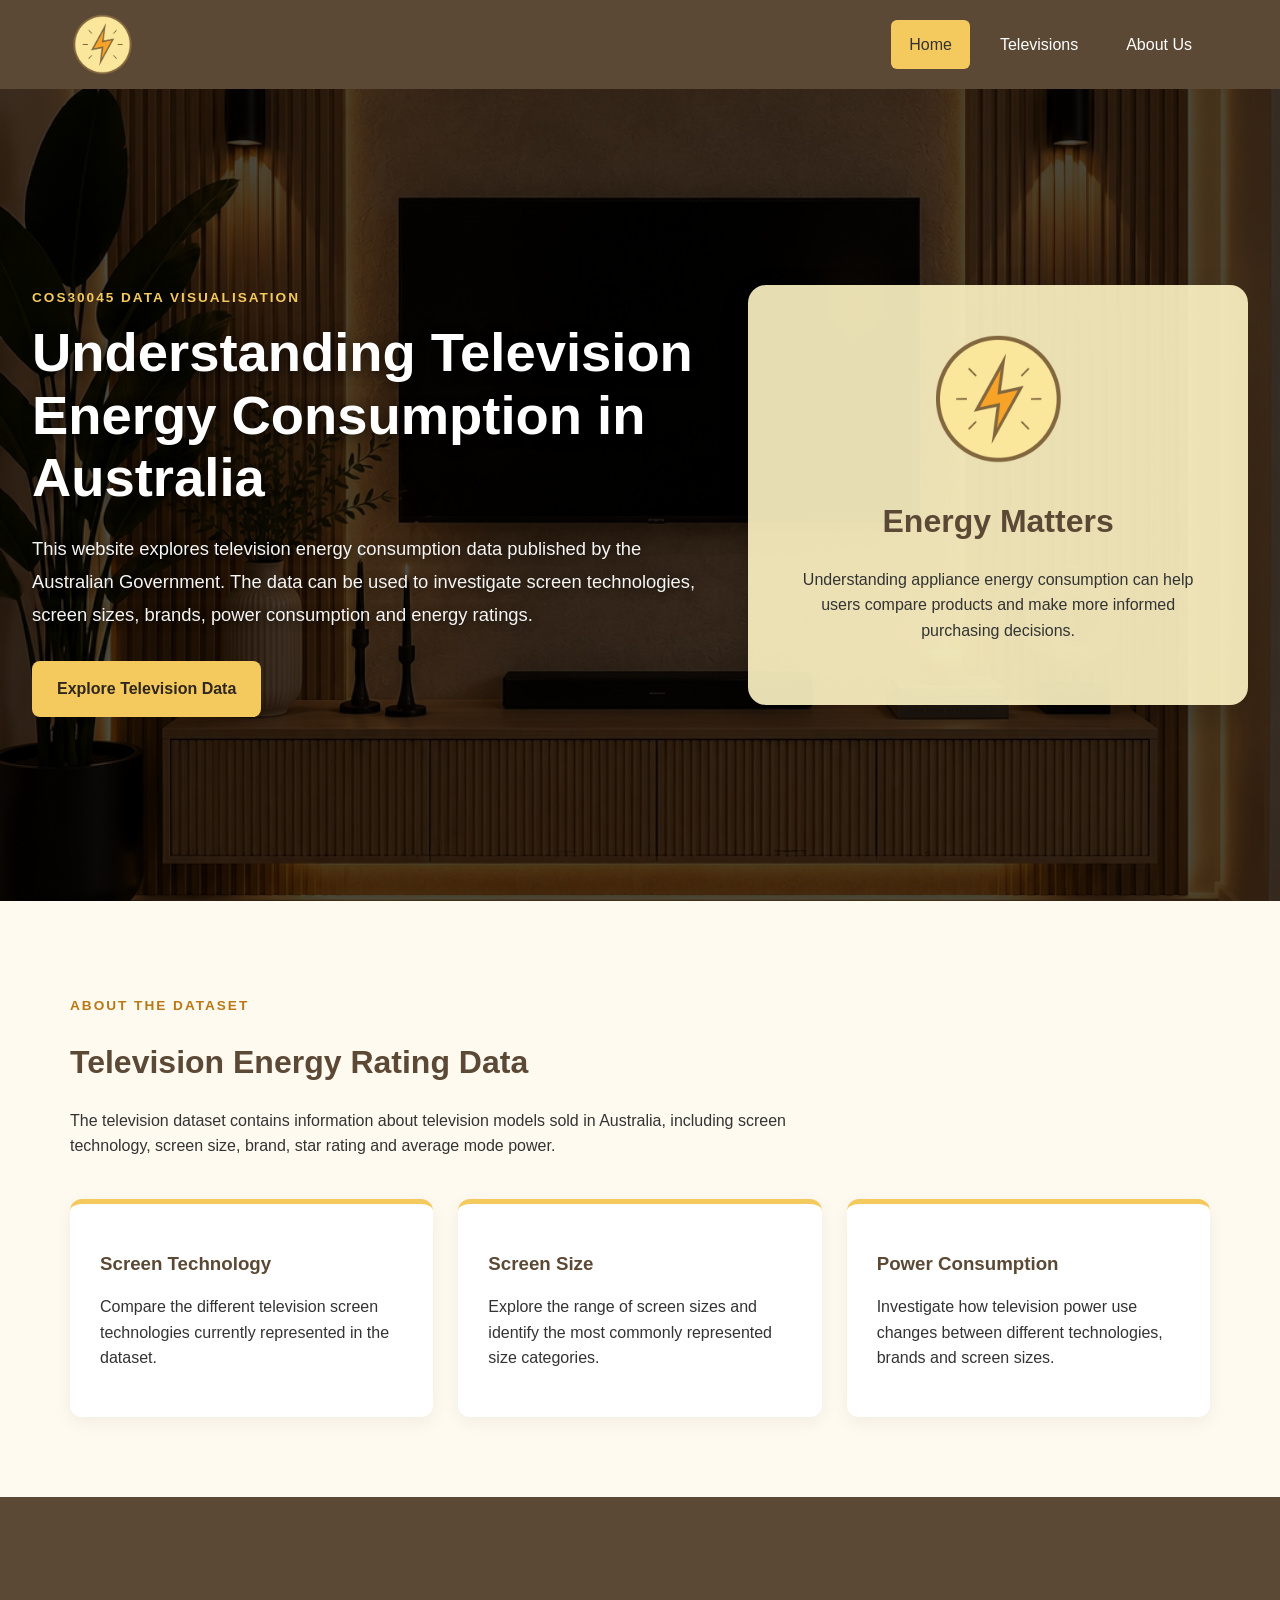
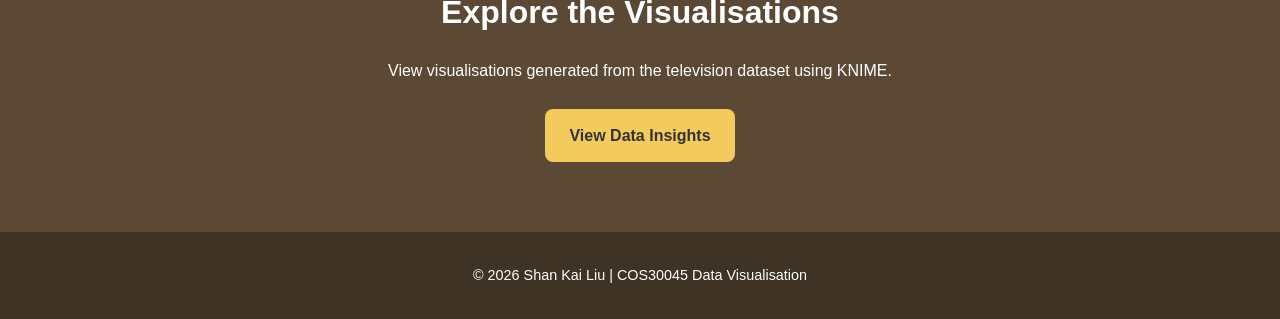
<file: Website/index.html>
<!DOCTYPE html>
<html lang="en">
<head>
    <meta charset="utf-8">
    <meta name="author" content="Liu Shan Kai">
    <meta name="description" content="Appliance Energy Consumption">
	<meta name="keywords" content="Appliance Energy Consumption">
    <meta name="viewport" content="width=device-width, initial-scale=1.0">
    <title>Appliance Energy Consumption</title>
    <link rel="stylesheet" href="style.css">
</head>

<body>

    <header>
        <nav class="navbar">
            <a href="index.html" class="logo-link">
                <img src="images/logo.png" alt="Power Logo" class="logo">
            </a>

            <ul class="nav-links">
                <li>
                    <a href="index.html" class="active">Home</a>
                </li>
                <li>
                    <a href="Televisions.html">Televisions</a>
                </li>
                <li>
                    <a href="About Us.html">About Us</a>
                </li>
            </ul>
        </nav>
    </header>


    <main>
        <section class="hero">
            <div class="hero-text">
                <p class="eyebrow">COS30045 Data Visualisation</p>

                <h1>
                    Understanding Television Energy Consumption in Australia
                </h1>

                <p class="hero-description">
                    This website explores television energy consumption data published by the Australian Government. The data can be used to investigate screen technologies, screen sizes, brands, power consumption and energy ratings.
                </p>

                <a href="Televisions.html" class="button">
                    Explore Television Data
                </a>
            </div>

            <div class="hero-card">
                <img src="images/logo.png" alt="Energy logo" class="hero-logo">
                <h2>Energy Matters</h2>
                <p>
                    Understanding appliance energy consumption can help users compare products and make more informed purchasing decisions.
                </p>
            </div>
        </section>


        <section class="section">
            <div class="section-heading">

                <p class="eyebrow">About the Dataset</p>

                <h2>
                    Television Energy Rating Data
                </h2>

                <p>
                    The television dataset contains information about television models sold in Australia, including screen technology, screen size, brand, star rating and average mode power.
                </p>

            </div>


            <div class="feature-grid">

                <article class="feature-card">
                    <h3>Screen Technology</h3>

                    <p>
                        Compare the different television screen technologies
                        currently represented in the dataset.
                    </p>
                </article>


                <article class="feature-card">
                    <h3>Screen Size</h3>

                    <p>
                        Explore the range of screen sizes and identify the most
                        commonly represented size categories.
                    </p>
                </article>


                <article class="feature-card">
                    <h3>Power Consumption</h3>

                    <p>
                        Investigate how television power use changes between
                        different technologies, brands and screen sizes.
                    </p>
                </article>

            </div>

        </section>


        <section class="cta-section">

            <h2>
                Explore the Visualisations
            </h2>

            <p>
                View visualisations generated from the television dataset using KNIME.
            </p>

            <a href="Televisions.html" class="button">
                View Data Insights
            </a>

        </section>

    </main>


    <footer>
        <p>
            © 2026 Shan Kai Liu | COS30045 Data Visualisation
        </p>
    </footer>

    <script src="script.js"></script>
</body>
</html>
</file>
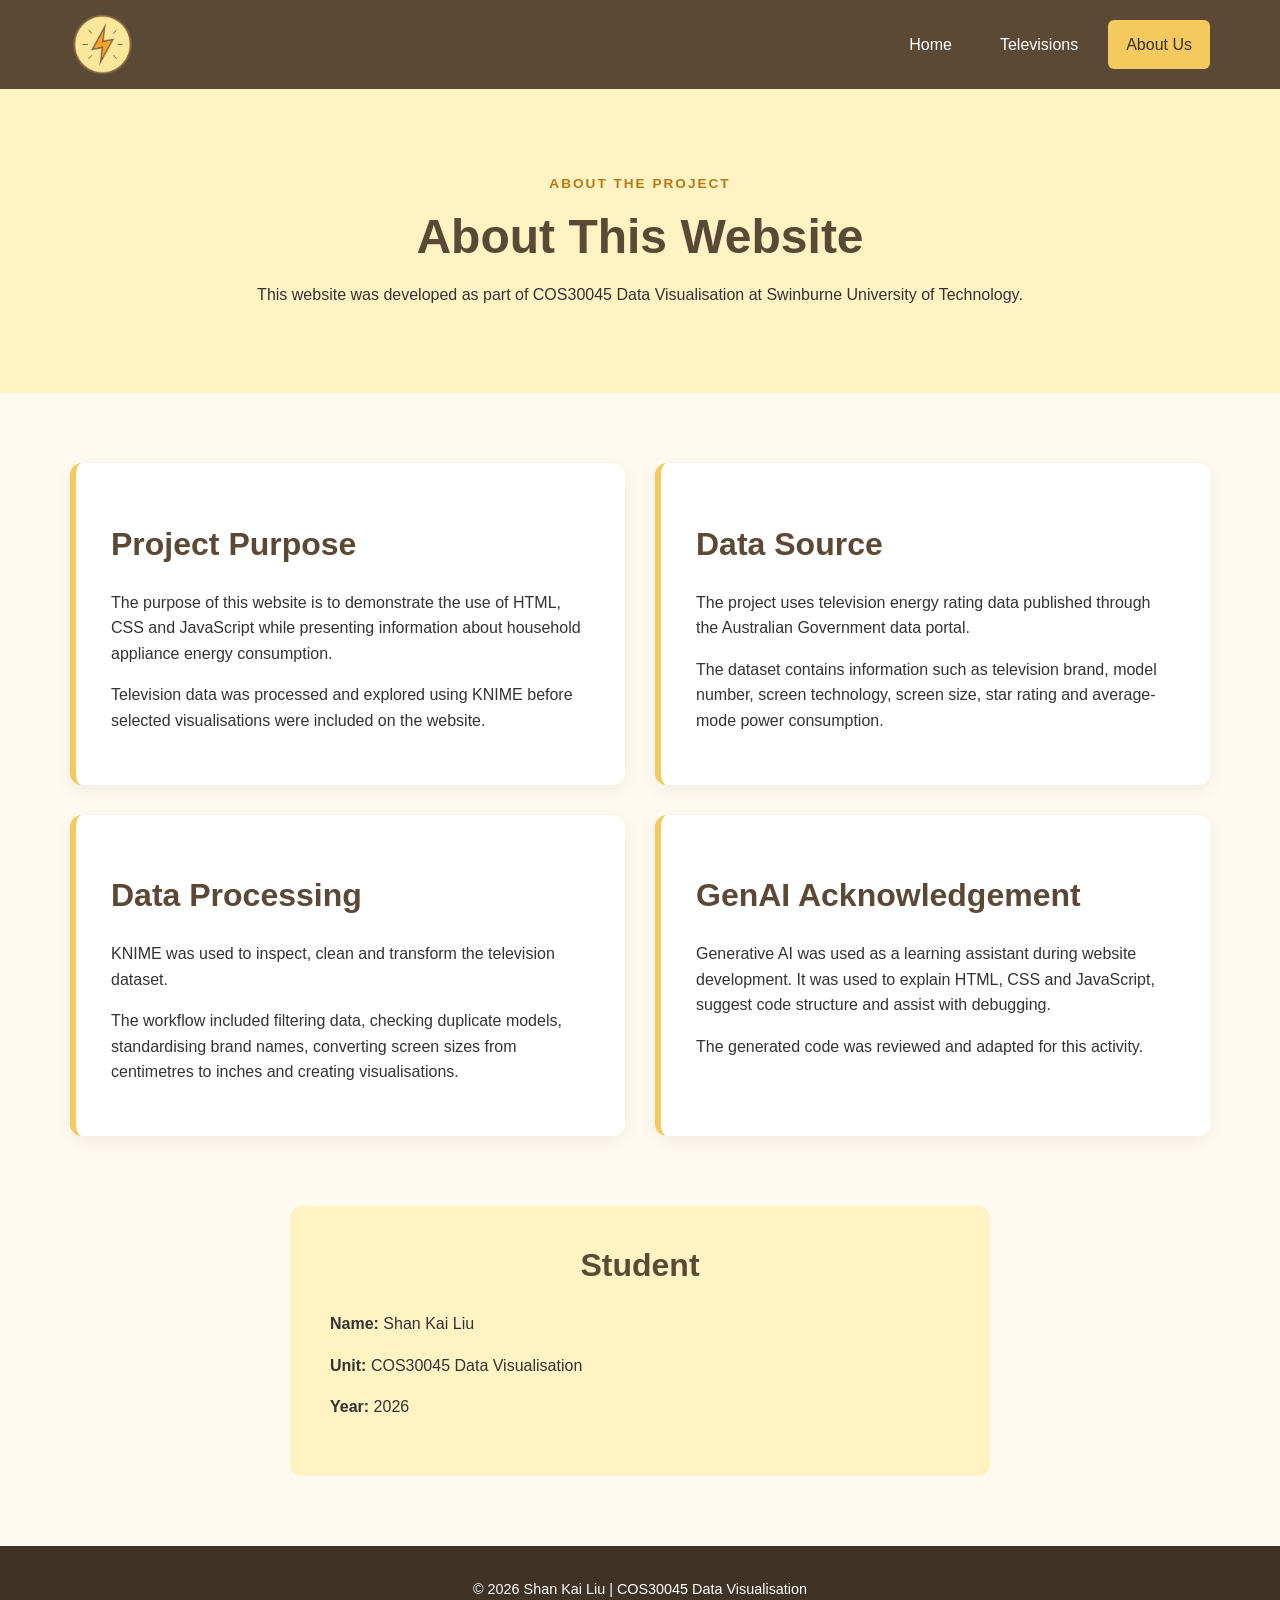
<file: Website/About Us.html>
<!DOCTYPE html>
<html lang="en">
<head>
    <meta charset="utf-8">
    <meta name="author" content="Liu Shan Kai">
    <meta name="description" content="Appliance Energy Consumption">
	<meta name="keywords" content="Appliance Energy Consumption">
    <meta name="viewport" content="width=device-width, initial-scale=1.0">
    <title>About Us | Appliance Energy Consumption</title>
    <link rel="stylesheet" href="style.css">
</head>

<body>
    <header>
        <nav class="navbar">
            <a href="index.html" class="logo-link">
                <img src="images/logo.png" alt="Power Logo" class="logo">
            </a>

            <ul class="nav-links">
                <li>
                    <a href="index.html">Home</a>
                </li>

                <li>
                    <a href="Televisions.html">Televisions</a>
                </li>

                <li>
                    <a href="About Us.html" class="active">
                        About Us
                    </a>
                </li>
            </ul>
        </nav>
    </header>


    <main>
        <section class="page-banner">
            <p class="eyebrow">
                About the Project
            </p>

            <h1>
                About This Website
            </h1>

            <p>
                This website was developed as part of COS30045 Data Visualisation at Swinburne University of Technology.
            </p>
        </section>


        <section class="about-grid">
            <article class="about-card">
                <h2>Project Purpose</h2>

                <p>
                    The purpose of this website is to demonstrate the use of HTML, CSS and JavaScript while presenting information about household appliance energy consumption.
                </p>

                <p>
                    Television data was processed and explored using KNIME before selected visualisations were included on the website.
                </p>
            </article>


            <article class="about-card">
                <h2>Data Source</h2>

                <p>
                    The project uses television energy rating data published through the Australian Government data portal.
                </p>

                <p>
                    The dataset contains information such as television brand, model number, screen technology, screen size, star rating and average-mode power consumption.
                </p>

            </article>


            <article class="about-card">

                <h2>
                    Data Processing
                </h2>

                <p>
                    KNIME was used to inspect, clean and transform the television dataset.
                </p>

                <p>
                    The workflow included filtering data, checking duplicate models, standardising brand names, converting screen sizes from centimetres to inches and creating visualisations.
                </p>

            </article>


            <article class="about-card">
                <h2>GenAI Acknowledgement</h2>

                <p>
                    Generative AI was used as a learning assistant during website development. It was used to explain HTML, CSS and JavaScript, suggest code structure and assist with debugging.
                </p>

                <p>
                    The generated code was reviewed and adapted for this activity.
                </p>
            </article>
        </section>


        <section class="student-section">

            <h2>Student</h2>

            <p><strong>Name:</strong> Shan Kai Liu</p>

            <p><strong>Unit:</strong> COS30045 Data Visualisation</p>

            <p><strong>Year:</strong> 2026</p>

        </section>
    </main>

    <footer>
        <p>
            © 2026 Shan Kai Liu | COS30045 Data Visualisation
        </p>
    </footer>

    <script src="script.js"></script>
</body>
</html>
</file>
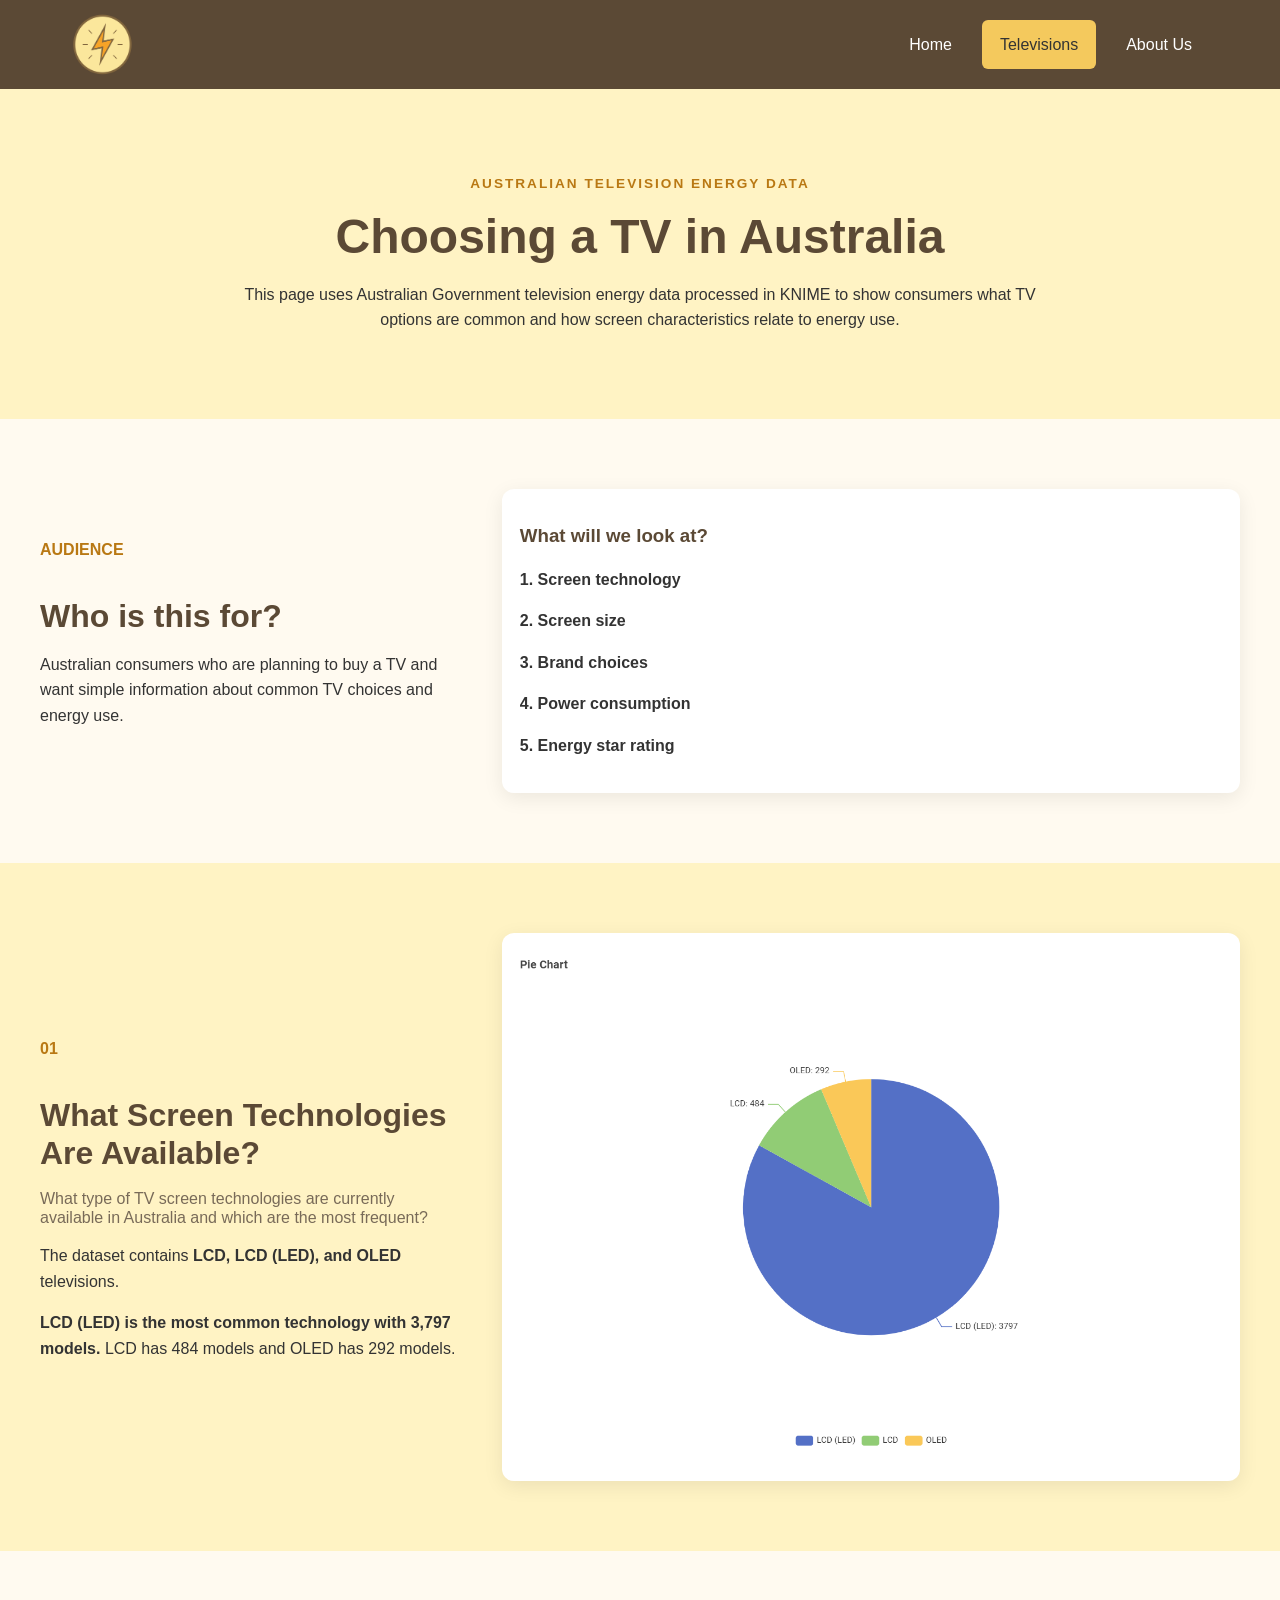
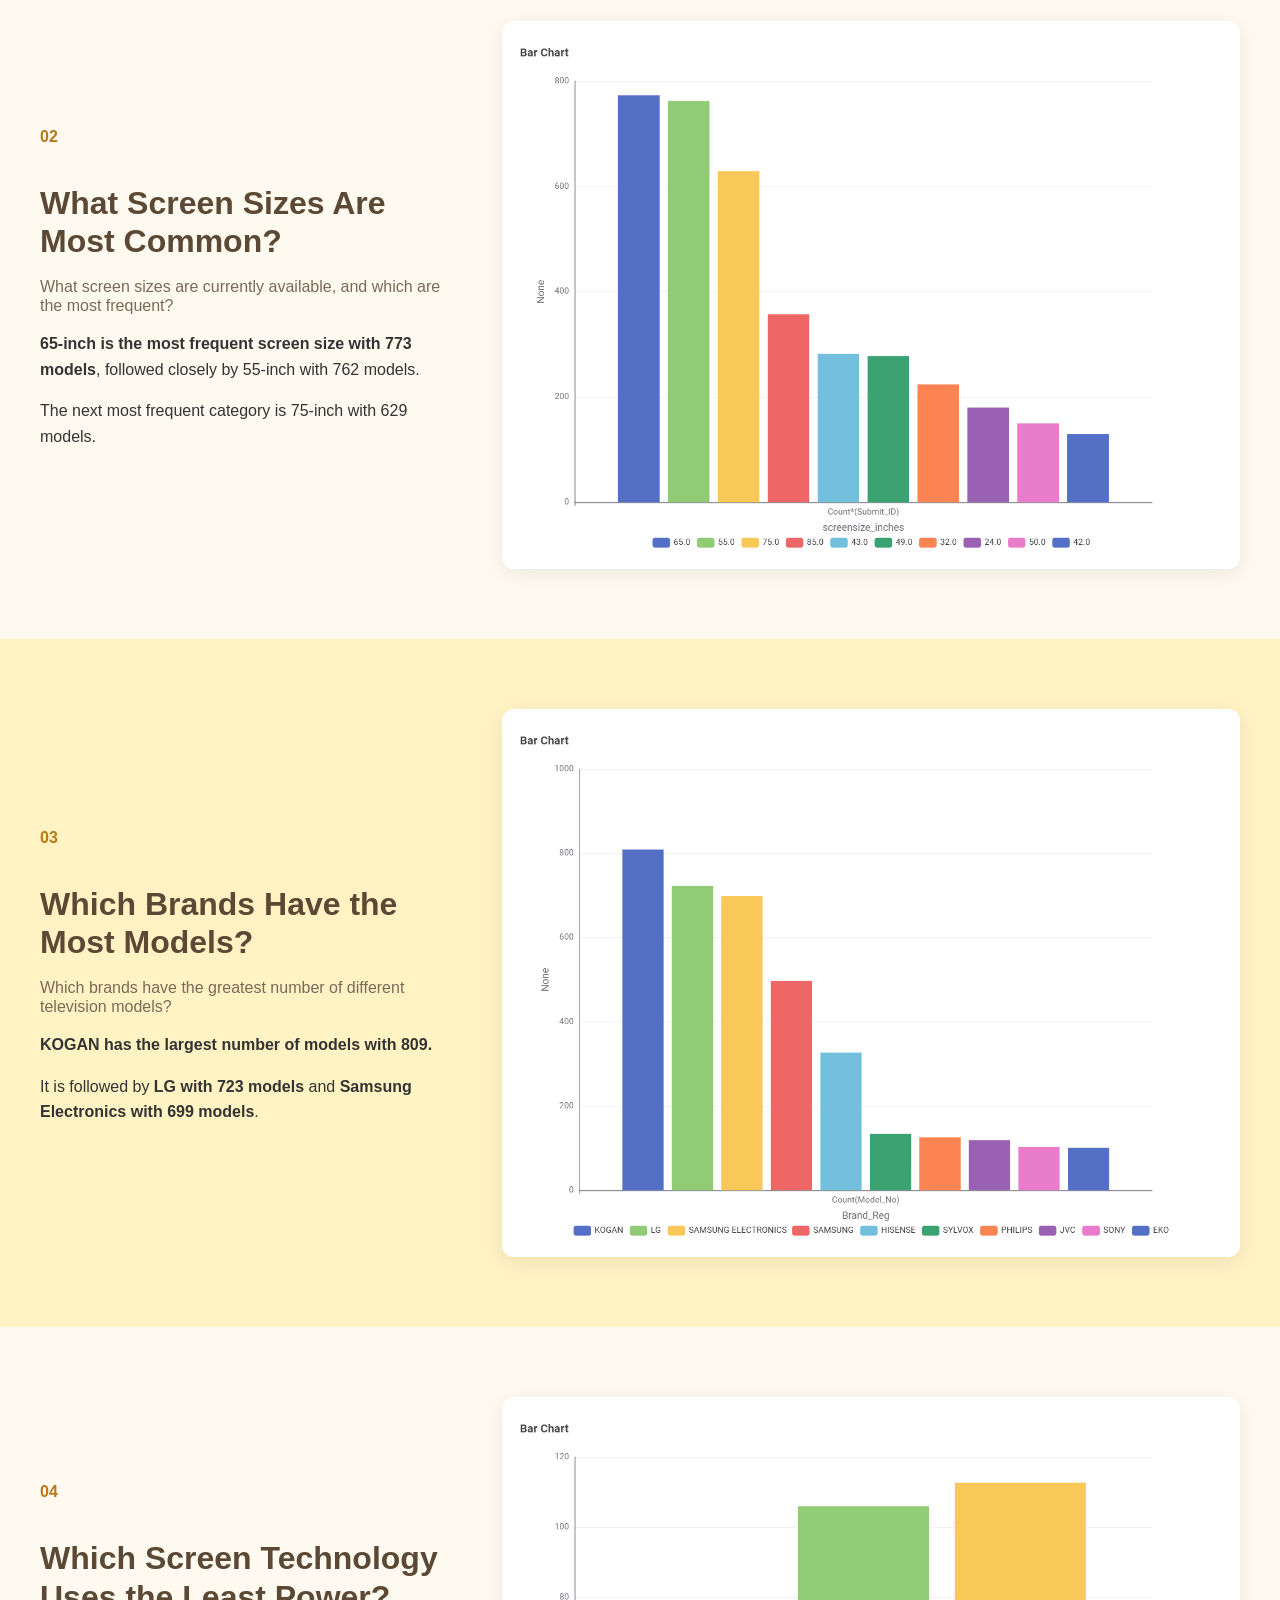
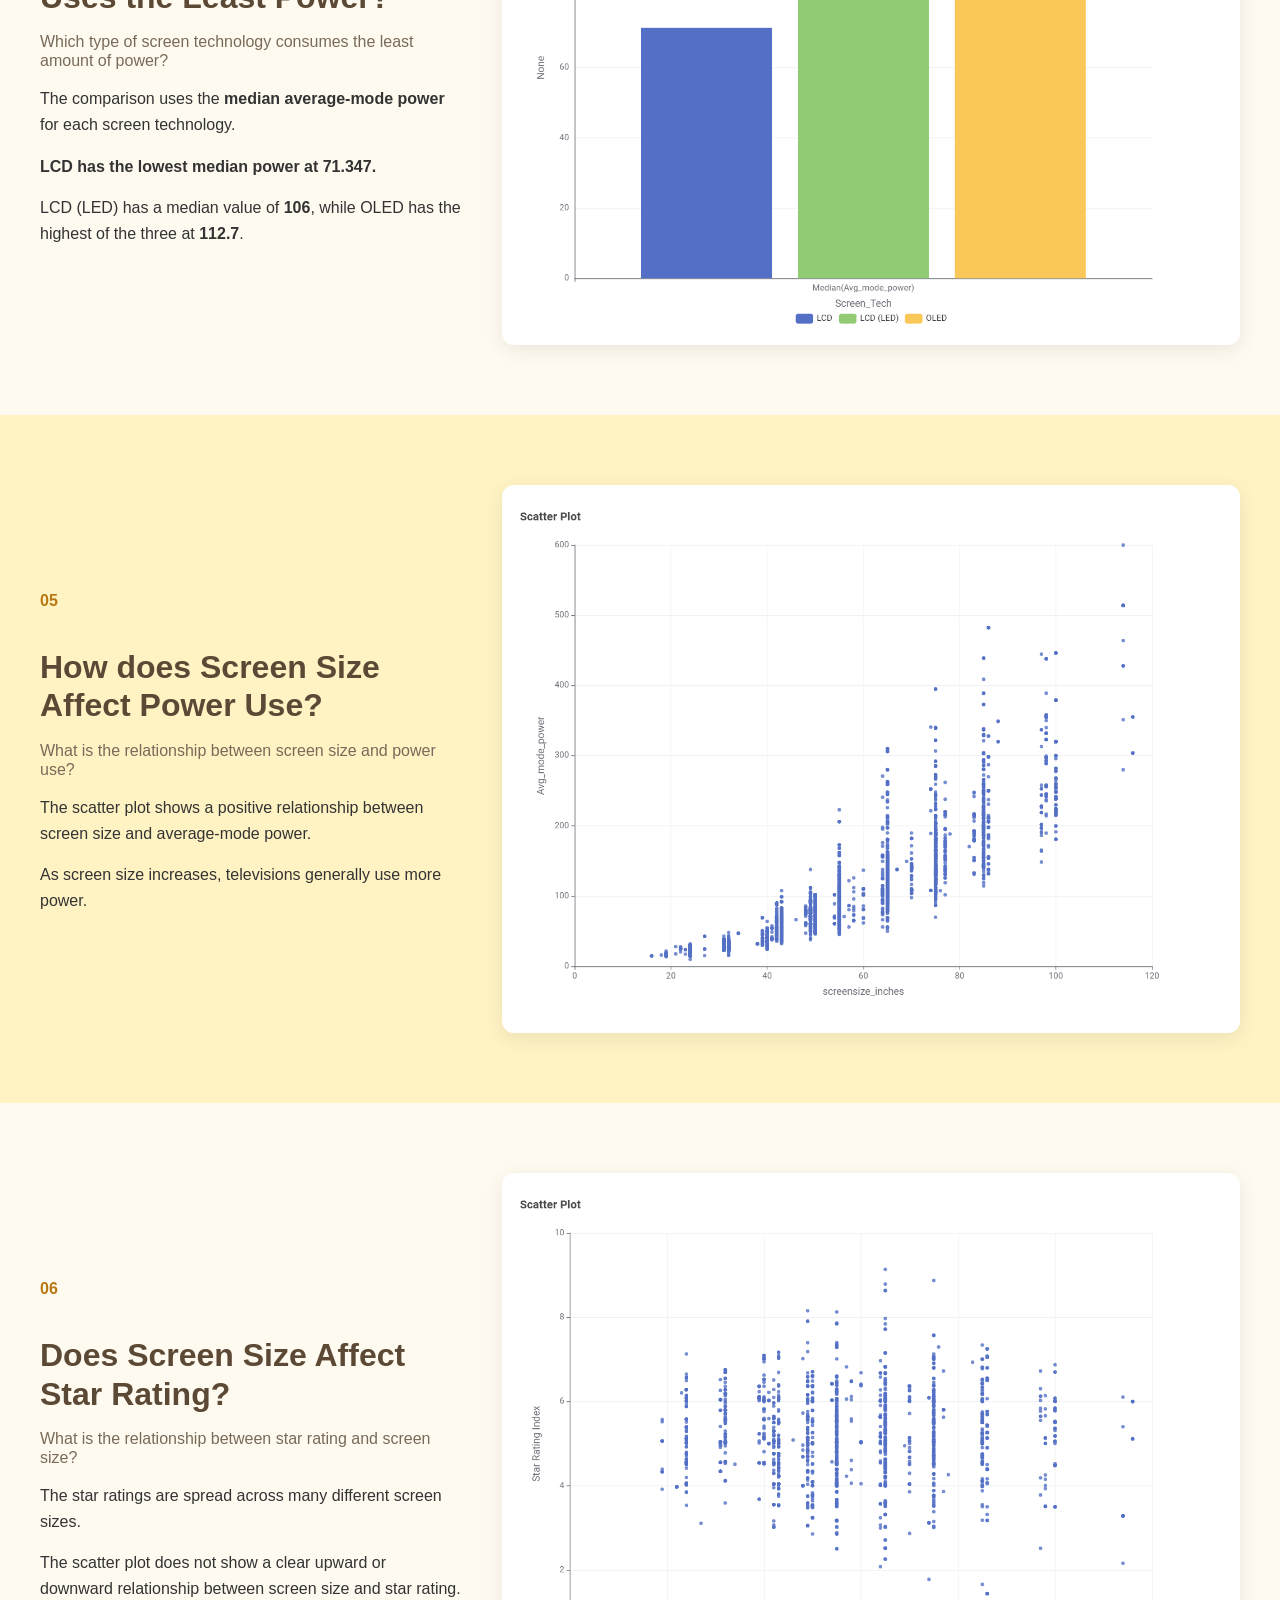
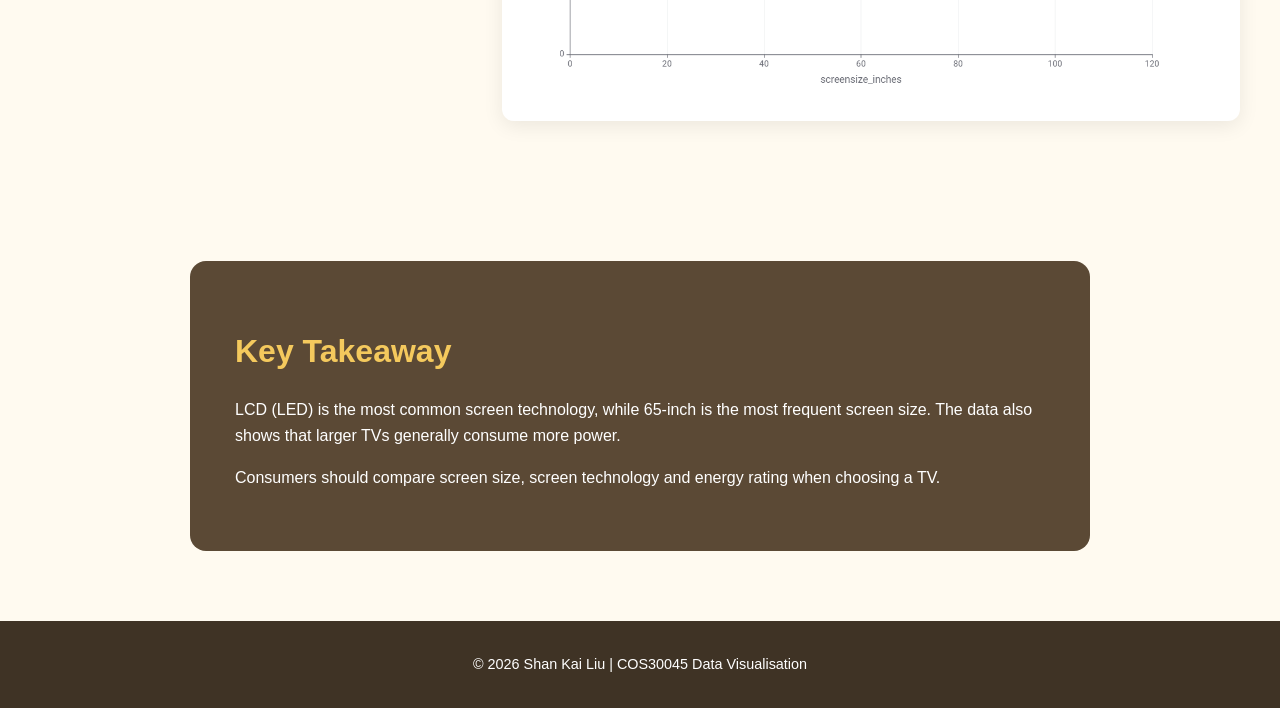
<file: Website/Televisions.html>
<!DOCTYPE html>
<html lang="en">
<head>
    <meta charset="utf-8">
    <meta name="author" content="Liu Shan Kai">
    <meta name="description" content="Appliance Energy Consumption">
	<meta name="keywords" content="Appliance Energy Consumption">
    <meta name="viewport" content="width=device-width, initial-scale=1.0">
    <title>Television Energy Insights | Appliance Energy Consumption</title>
    <link rel="stylesheet" href="style.css">
</head>

<body>
    <header>
        <nav class="navbar">
            <a href="index.html" class="logo-link">
                <img src="images/logo.png" alt="Power Logo" class="logo">
            </a>

            <ul class="nav-links">
                <li>
                    <a href="index.html">Home</a>
                </li>

                <li>
                    <a href="Televisions.html" class="active">Televisions</a>
                </li>

                <li>
                    <a href="About Us.html">About Us</a>
                </li>
            </ul>
        </nav>
    </header>

    <main>
        <section class="page-banner">
            <p class="eyebrow">Australian Television Energy Data</p>
            <h1>Choosing a TV in Australia</h1>
            <p>
                This page uses Australian Government television energy data
                processed in KNIME to show consumers what TV options are common
                and how screen characteristics relate to energy use.
            </p>
        </section>

        <section class="visualisation-section">
            <div class="visual-card">
                <div class="visual-text">

                    <span class="number">AUDIENCE</span>

                    <h2>Who is this for?</h2>

                    <p>
                        Australian consumers who are planning to buy a TV
                        and want simple information about common TV choices
                        and energy use.
                    </p>
                </div>

                <div class="chart-container">

                    <h3>What will we look at?</h3>

                    <p><strong>1. Screen technology</strong></p>

                    <p><strong>2. Screen size</strong></p>

                    <p><strong>3. Brand choices</strong></p>

                    <p><strong>4. Power consumption</strong></p>

                    <p><strong>5. Energy star rating</strong></p>
                </div>
            </div>
        </section>



        <section class="visualisation-section alternate">
            <div class="visual-card">
                <div class="visual-text">

                    <span class="number">
                        01
                    </span>

                    <h2>What Screen Technologies Are Available?</h2>

                    <h3>
                        What type of TV screen technologies are currently
                        available in Australia and which are the most frequent?
                    </h3>

                    <p>
                        The dataset contains
                        <strong>LCD, LCD (LED), and OLED</strong>
                        televisions.
                    </p>

                    <p>
                        <strong>LCD (LED) is the most common technology
                        with 3,797 models.</strong>
                        LCD has 484 models and OLED has 292 models.
                    </p>

                </div>


                <div class="chart-container">
                    <img src="images/Screen_Tech.png" alt="Pie chart showing LCD, LCD LED and OLED television screen technologies" class="chart">
                </div>
            </div>
        </section>


        <section class="visualisation-section">
            <div class="visual-card">
                <div class="visual-text">

                    <span class="number">
                        02
                    </span>

                    <h2>What Screen Sizes Are Most Common?</h2>

                    <h3>
                        What screen sizes are currently available,
                        and which are the most frequent?
                    </h3>

                    <p>
                        <strong>65-inch is the most frequent screen size
                        with 773 models</strong>,
                        followed closely by
                        55-inch with 762 models.
                    </p>

                    <p>
                        The next most frequent category is
                        75-inch with 629 models.
                    </p>

                </div>


                <div class="chart-container">
                    <img
                        src="images/Bar Chart_screensize_inches.png"
                        alt="Bar chart showing the most frequent television screen sizes"
                        class="chart"
                    >
                </div>
            </div>
        </section>


        <section class="visualisation-section alternate">
            <div class="visual-card">
                <div class="visual-text">

                    <span class="number">
                        03
                    </span>

                    <h2>
                        Which Brands Have the Most Models?
                    </h2>

                    <h3>
                        Which brands have the greatest number
                        of different television models?
                    </h3>

                    <p>
                        <strong>KOGAN has the largest number of models
                        with 809.</strong>
                    </p>

                    <p>
                        It is followed by
                        <strong>LG with 723 models</strong>
                        and
                        <strong>Samsung Electronics with 699 models</strong>.
                    </p>
                </div>

                <div class="chart-container">
                    <img
                        src="images/Bar Chart_brand_count.png"
                        alt="Bar chart showing television brands with the greatest number of models"
                        class="chart"
                    >
                </div>
            </div>
        </section>


        <section class="visualisation-section">
            <div class="visual-card">
                <div class="visual-text">

                    <span class="number">
                        04
                    </span>

                    <h2>
                        Which Screen Technology Uses the Least Power?
                    </h2>

                    <h3>
                        Which type of screen technology consumes
                        the least amount of power?
                    </h3>

                    <p>
                        The comparison uses the
                        <strong>median average-mode power</strong>
                        for each screen technology.
                    </p>

                    <p>
                        <strong>LCD has the lowest median power
                        at 71.347.</strong>
                    </p>

                    <p>
                        LCD (LED) has a median value of
                        <strong>106</strong>,
                        while OLED has the highest of the three at
                        <strong>112.7</strong>.
                    </p>

                </div>

                <div class="chart-container">
                    <img
                        src="images/Bar Chart_screen_tech_avgmodepower.png"
                        alt="Bar chart comparing median average-mode power for LCD, LCD LED and OLED televisions"
                        class="chart"
                    >
                </div>
            </div>
        </section>


        <section class="visualisation-section alternate">
            <div class="visual-card">
                <div class="visual-text">

                    <span class="number">
                        05
                    </span>

                    <h2>
                        How does Screen Size Affect Power Use?
                    </h2>

                    <h3>
                        What is the relationship between
                        screen size and power use?
                    </h3>

                    <p>
                        The scatter plot shows a
                        positive relationship
                        between screen size and average-mode power.
                    </p>

                    <p>
                        As screen size increases,
                        televisions generally use more power.
                    </p>

                </div>

                <div class="chart-container">
                    <img
                        src="images/Scatter Plot.png"
                        alt="Scatter plot showing the relationship between screen size and average-mode power"
                        class="chart large-chart"
                    >
                </div>
            </div>
        </section>

        <section class="visualisation-section">
            <div class="visual-card">
                <div class="visual-text">

                    <span class="number">
                        06
                    </span>

                    <h2>
                        Does Screen Size Affect Star Rating?
                    </h2>

                    <h3>
                        What is the relationship between
                        star rating and screen size?
                    </h3>

                    <p>
                        The star ratings are spread across many
                        different screen sizes.
                    </p>

                    <p>
                        The scatter plot does not show a clear
                        upward or downward relationship between
                        screen size and star rating.
                    </p>
                </div>

                <div class="chart-container">
                    <img
                        src="images/Scatter Plot-2.png"
                        alt="Scatter plot showing the relationship between screen size and star rating"
                        class="chart"
                    >
                </div>
            </div>
        </section>



        <section class="summary-section">
            <h2>
                Key Takeaway
            </h2>
            <p>
                LCD (LED) is the most common screen technology,
                while 65-inch is the most frequent screen size.
                The data also shows that larger TVs generally
                consume more power.
            </p>
            <p>
                Consumers should compare screen size,
                screen technology and energy rating
                when choosing a TV.
            </p>
        </section>
    </main>


    <footer>
        <p>
            © 2026 Shan Kai Liu | COS30045 Data Visualisation
        </p>
    </footer>

    <script src="script.js"></script>
</body>
</html>
</file>
<file: Website/style.css>
* {
    box-sizing: border-box;
}

html {
    scroll-behavior: smooth;
}

body {
    margin: 0;
    font-family: Arial, Helvetica, sans-serif;
    background-color: #fffaf0;
    color: #333333;
    line-height: 1.6;
}

img {
    max-width: 100%;
}



header {
    background-color: #5b4935;
    position: sticky;
    top: 0;
    z-index: 1000;
}

.navbar {
    max-width: 1200px;
    margin: auto;

    display: flex;
    align-items: center;
    justify-content: space-between;

    padding: 12px 30px;
}

.logo {
    width: 65px;
    height: 65px;
    object-fit: contain;
}

.logo-link {
    display: flex;
    align-items: center;
}

.nav-links {
    display: flex;
    list-style: none;
    padding: 0;
    margin: 0;
    gap: 12px;
}

.nav-links a {
    display: block;
    padding: 12px 18px;

    color: white;
    text-decoration: none;

    border-radius: 6px;
    transition: 0.3s;
}



/* mouse-over feedback */
.nav-links a:hover {
    background-color: #f4c95d;
    color: #333333;
    transform: translateY(-2px);
}


/* current page feedback */

.nav-links a.active {
    background-color: #f4c95d;
    color: #333333;
}


/*General layout*/

main {
    min-height: 75vh;
}

.section {
    max-width: 1200px;
    margin: auto;
    padding: 80px 30px;
}

.section-heading {
    max-width: 750px;
    margin-bottom: 40px;
}

.eyebrow {
    color: #b97813;

    font-size: 0.85rem;
    font-weight: bold;

    text-transform: uppercase;
    letter-spacing: 2px;
}

h1,h2,h3 {
    color: #5b4935;
    line-height: 1.2;
}

h1 {
    font-size: 3rem;
}

h2 {
    font-size: 2rem;
}

p {
    font-size: 1rem;
}


/* Buttons*/

.button {
    display: inline-block;

    background-color: #f4c95d;
    color: #333333;

    padding: 14px 24px;

    border-radius: 8px;

    text-decoration: none;
    font-weight: bold;

    transition: 0.3s;
}

.button:hover {
    background-color: #e4b33b;
    transform: translateY(-2px);
}


/*Home Hero*/
.hero {
    min-height: calc(100vh - 88px);

    background-image:
        linear-gradient(
            rgba(0, 0, 0, 0.70),
            rgba(0, 0, 0, 0.70)        ),
        url("images/TV.png");

    background-size: cover;
    background-position: center;

    display: grid;
    grid-template-columns: 1.15fr 0.85fr;
    gap: 40px;
    align-items: center;
    padding: 60px 32px;
}


/*Left text*/
.hero-text {
    max-width: 760px;
}

.hero .eyebrow {
    color: #f4c95d;
    font-weight: bold;
}

.hero-text h1 {
    color: white;
    font-size: 3.4rem;
    line-height: 1.15;
    margin: 14px 0 22px;
    text-shadow: 0 3px 12px rgba(0, 0, 0, 0.55);
}

.hero-description {
    color: #f5f5f5;
    font-size: 1.15rem;
    line-height: 1.8;
    max-width: 720px;
    margin-bottom: 30px;
    text-shadow: 0 2px 8px rgba(0, 0, 0, 0.5);
}


/*Right card*/
.hero-card {
    background: rgba(255, 246, 198, 0.90);
    padding: 45px 35px;
    border-radius: 18px;
    text-align: center;
    box-shadow: 0 12px 30px rgba(0, 0, 0, 0.18);
    max-width: 520px;
}

.hero-card h2 {
    color: #5b4935;
}

.hero-card p {
    color: #333333;
}

.hero-logo {
    width: 135px;
}


/*Button*/
.hero .button {
    background-color: #f4c95d;
    color: #2f261d;
    font-weight: bold;
    padding: 15px 25px;
    border-radius: 8px;
}

.hero .button:hover {
    background-color: #ffd96f;
}


/*Feature Cards */

.feature-grid {
    display: grid;
    grid-template-columns: repeat(3, 1fr);
    gap: 25px;
}

.feature-card {
    background-color: white;
    padding: 30px;
    border-radius: 12px;
    border-top: 5px solid #f4c95d;
    box-shadow: 0 5px 18px rgba(0, 0, 0, 0.06);
    transition: 0.3s;
}

.feature-card:hover {
    transform: translateY(-5px);
}


/*CTA*/

.cta-section {
    background-color: #5b4935;
    color: white;
    text-align: center;
    padding: 70px 30px;
}

.cta-section h2 {
    color: white;
}

.cta-section p {
    margin-bottom: 25px;
}


/*Page Banner*/

.page-banner {
    background-color: #fff3c4;

    text-align: center;

    padding: 70px 30px;
}

.page-banner h1 {
    margin: 10px 0;
}

.page-banner p {
    max-width: 800px;
    margin-left: auto;
    margin-right: auto;
}


/* Visualisation Sections*/

.visualisation-section {
    padding: 70px 30px;
}

.visualisation-section.alternate {
    background-color: #fff3c4;
}

.visual-card {
    max-width: 1200px;
    margin: auto;

    display: grid;
    grid-template-columns: 0.8fr 1.4fr;

    gap: 40px;
    align-items: center;
}

.visual-text h2 {
    margin-bottom: 10px;
}

.visual-text h3 {
    font-size: 1rem;
    color: #786a58;
    font-weight: normal;
}

.number {
    display: inline-block;

    color: #b97813;

    font-size: 1rem;
    font-weight: bold;

    margin-bottom: 8px;
}

.chart-container {
    background-color: white;

    padding: 18px;

    border-radius: 12px;

    box-shadow: 0 5px 20px rgba(0, 0, 0, 0.08);

    overflow-x: auto;
}

.chart {
    display: block;
    width: 100%;
    height: auto;
}

.large-chart {
    max-height: 650px;
    object-fit: contain;
}


/* =========================
   Summary
   ========================= */

.summary-section {
    max-width: 900px;
    margin: 70px auto;

    padding: 45px;

    background-color: #5b4935;
    color: white;

    border-radius: 16px;
}

.summary-section h2 {
    color: #f4c95d;
}


/*About*/

.about-grid {
    max-width: 1200px;
    margin: auto;

    display: grid;
    grid-template-columns: repeat(2, 1fr);

    gap: 30px;

    padding: 70px 30px;
}

.about-card {
    background-color: white;

    padding: 35px;

    border-radius: 12px;

    border-left: 6px solid #f4c95d;

    box-shadow: 0 5px 18px rgba(0, 0, 0, 0.06);
}

.student-section {
    max-width: 700px;
    margin: 0 auto 70px;
    padding: 40px;
    background-color: #fff3c4;
    border-radius: 12px;
}

.student-section h2 {
    text-align: center;    
    margin-top: 0;
}


/*Footer*/

footer {
    background-color: #3f3325;
    color: white;

    text-align: center;

    padding: 28px 20px;
}

footer p {
    margin: 4px;
    font-size: 0.9rem;
}


/*Responsive Design*/

@media (max-width: 850px) {

    .hero {
        grid-template-columns: 1fr;
    }

    .feature-grid {
        grid-template-columns: 1fr;
    }

    .visual-card {
        grid-template-columns: 1fr;
    }

    .about-grid {
        grid-template-columns: 1fr;
    }

    h1 {
        font-size: 2.2rem;
    }

}


@media (max-width: 650px) {

    .navbar {
        flex-direction: column;
        gap: 10px;
    }

    .nav-links {
        flex-wrap: wrap;
        justify-content: center;
    }

    .nav-links a {
        padding: 9px 12px;
    }

    .hero {
        padding-top: 50px;
    }

}
</file>
